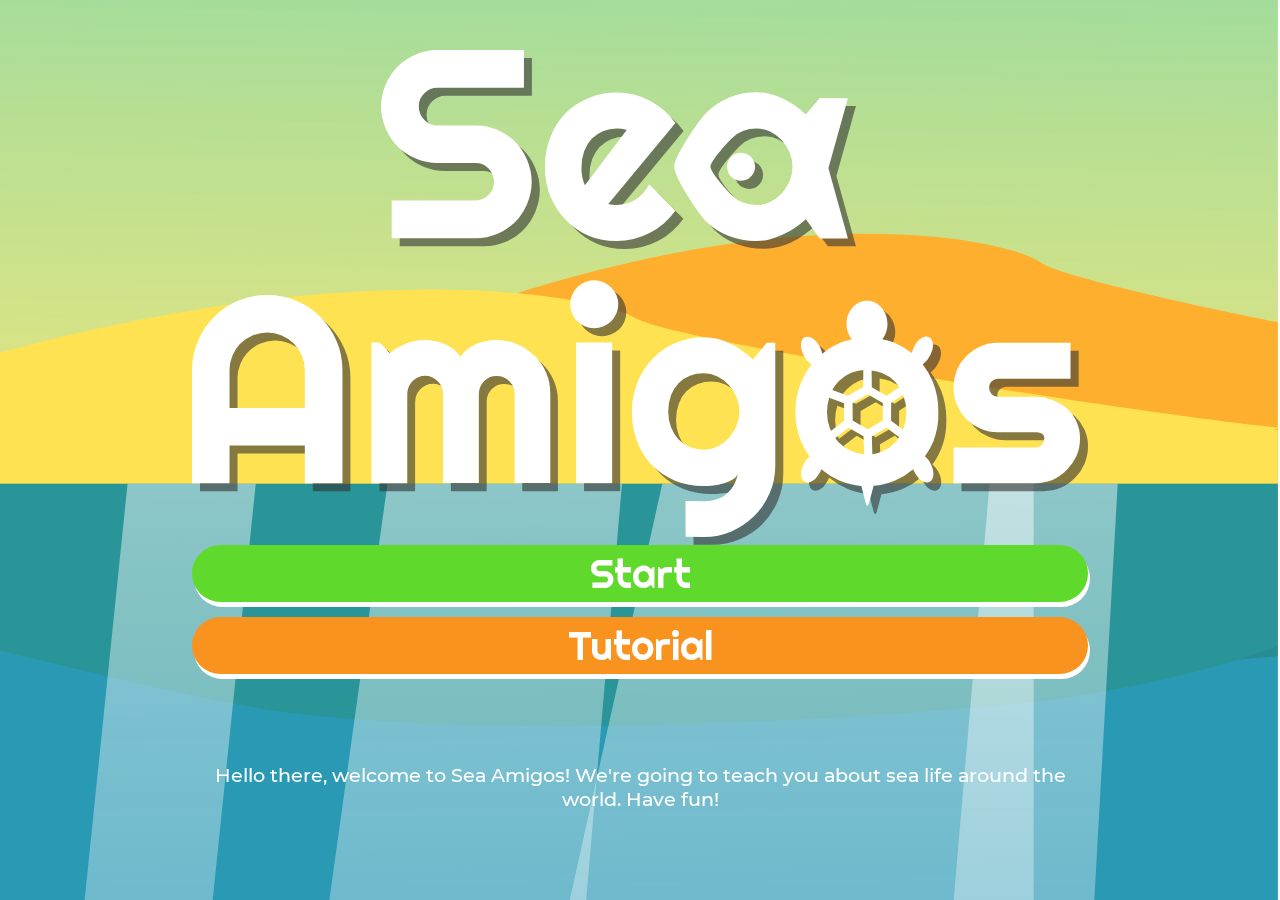
<file: index.html>
<!DOCTYPE html>
<html>
    <head>
        <meta charset="UTF-8">
        <meta name="viewport" content="width = device-width, initial-scale = 1.0">
        <meta http-equiv="X-UA-Compatible" content = "ie=edge">
        <title>Sea Amigos | Welcome </title>
        <link href="css/home.css" rel="stylesheet"/>
    </head>

    <body>
      <!--      Homepage       -->
        <div class="homepage">
           <div class="homepage-container">
                <img class="logo" src="img/logo.svg" alt="Sea Amigos Logo"/>
                <div class="homepage-buttons-container">
                <button  id="button-start" onclick="toMap()">Start</button>
                <button  id="button-tutorial" onclick="toTutorial()">Tutorial</button>
                </div>
               <div class="homepage-des">
                Hello there, welcome to Sea Amigos! We're going to teach you about sea life around the world. Have fun!
               </div>
          </div>
        </div>


        <!--     Menu    -->
        <img class="back-button" src="img/back-button.svg" onclick="toLast()"/>
        <img class="hbg-menu" onclick="expMenu()" src="img/hbg-menu.svg" alt="menu">
        <div class="hbg-menu-list">
            <div class="hbg-menu-item" onclick="toHome()">Home</div>
            <div class="hbg-menu-item" onclick="toLnO('NA')">North America</div>
            <div class="hbg-menu-item" onclick="toLnO('NP')">North Pole</div>
            <div class="hbg-menu-item" onclick="toLnO('Amzn')">Amazon / SE Asia</div>
            <div class="hbg-menu-item" onclick="toLnO('Ant')">Antarctica</div>
            <div class="hbg-menu-item" onclick="toTutorial()">Tutorial</div>
            <div class="closemenu"><img src="img/hbg-menu-back.svg" onclick="closeMenu()" /></div>
        </div>



        <!--    Map page        -->
        <div class="map-page">
            <div class="map-container">
                <img src="img/map-map.svg" alt="world map" class="map"/>

                <div class="map-button-container">
                    <button id="north-america-button" onclick="toLnO('NA')">North America</button>
                    <button id="north-pole-button" onclick="toLnO('NP')">North Pole</button>
                    <button id="amazon-button" onclick="toLnO('Amzn')">Amazon/ SE Asia</button>
                    <button id="antarctica-button" onclick="toLnO('Ant')">Antarctica</button>
                </div>
            </div>
        </div>

        
        
        <!--   Land and Ocean Page   -->
        <div class="L-n-O-page">
          <div class="L-n-O-pagewrap">
            <img class="sun" src="img/northamerica/Amazon-sun.svg" alt="sun" />
            <!-- land and ocean buttons -->
            <img class="LnO-button" id="land" src="img/northamerica/land-button.svg" alt="land button" onclick="goLand()"/>
            <img class="LnO-button" id="ocean" src="img/northamerica/ocean-button.svg" alt="ocean button" onclick="goOcean()"/>
            <!-- clouds -->
            <img class="cloud cloud-right" src="img/northamerica/Cloud.svg" alt="cloud"/>
            <img class="cloud cloud-middle" src="img/northamerica/Cloud.svg" alt="cloud"/>
            <img class="cloud cloud-left" src="img/northamerica/Cloud.svg" alt="cloud"/>


            <!-- land animals -->
            <div class="land-animals">
              <div class="animal1">
                <img src="img/northamerica/otter-silouette.svg" alt="beaver" onclick="toAnimal(1)" />
                <button class="ppbut" onclick="toAnimal(1)" type="button">Predator</button>
              </div>
              <div class="animal2">
                <img src="img/northamerica/beaver-silouette.svg" alt="beaver" onclick="toAnimal(2)"/>
                <button class="ppbut" onclick="toAnimal(2)">Prey</button>
              </div>
            </div>

            <!-- ocean animals -->
            <div class="ocean-animals">
              <div class="animal3">
                <button class="ppbut" onclick="toAnimal(3)">Prey</button>
                <img  src="img/northamerica/jellyfish-silouette.svg" alt="jelly fish" onclick="toAnimal(3)"/>
              </div>
              <div class="animal4">
               <button class="ppbut" onclick="toAnimal(4)">Predator</button>
               <img src="img/northamerica/orca-silouette.svg" alt="orca" onclick="toAnimal(4)"/>

              </div>

            </div>
          </div>
        </div>


        <!--    Animal Page ------->
    <div id="animal-page"> 
        <div id="speechbubble"> </div>
        <img src="img/northamerica/animal-page/Otter.svg" id="animal"> 
        <div class="food">
          <div class="foodMenu">
            <div class="foodItem"> 
                <img src="img/northamerica/animal-page/Fish.svg" id="fish" onclick="foodres(this.id)">
                <p>Fish</p>
            </div>
            <div class="foodItem"> 
                <img src="img/northamerica/animal-page/Fruit.svg" id="fruit" onclick="foodres(this.id)">
                <p>Fruit</p>
            </div>
            <div class="foodItem"> 
                <img src="img/northamerica/animal-page/Seaweed.svg" id="seaweed" onclick="foodres(this.id)">
                <p>Seaweed</p>
            </div>
            <div class="foodItem"> 
                <img src="img/northamerica/animal-page/Plankton.svg" id="plankton" onclick="foodres(this.id)">
                <p>Krill</p>
            </div>
          </div>
        </div>
            
        <div class="buttons"> 
            <div class="animal-button">
                 <img src="img/amazon/TalkDefault_AZ.svg" id="talkButton" ontouchstart="talk1()" ontouchend="talk2()">
                 <p> Talk </p> 
            </div>
            <div class="animal-button"> 
                <img src="img/northamerica/animal-page/FeedDefault_NA.svg" id="feedButton" onclick="feed()"> 
                <p> Eat </p>
            </div>
            <div class="animal-button"> 
                <img src="img/northamerica/animal-page/QuizDefault_NA.svg" id="quizButton" onclick="openPopup()"/>             
                <p> Quiz </p>
            </div>
        </div>
        
        <div class="quiz-popup">
            <p>Are you sure you are ready for the quiz?</p>
            <button onclick="closePopup()">No</button>
            <button onclick="toQuiz()">Yes</button>
        </div>
    </div>
        
        
        <!--  Quiz Page   -->
    <div class="quiz-page">
        <div class="result">
            <button class="end-quiz"  onclick="endQuiz()">Explore other animals</button>
            
        </div>
        <div class="quiz-wrap">
            <img class="quiz-animal" src="img/northamerica/Otter.svg" />
            <div class="quiz-area">
                <div class="quiz-q">What do otters like to eat?</div>
                <div class="quiz-a">
                    <div class="quiz-but1" onclick="checka(1)"></div>
                    <div class="quiz-but2" onclick="checka(2)"></div>
                    <div class="quiz-but3" onclick="checka(3)"></div>
                    <div class="quiz-but4" onclick="checka(4)"></div>
                </div>
            </div>
        </div>  
    </div>
        
    
        
        
        
        <script src="js/home.js"></script>
    </body>
</html>
</file>
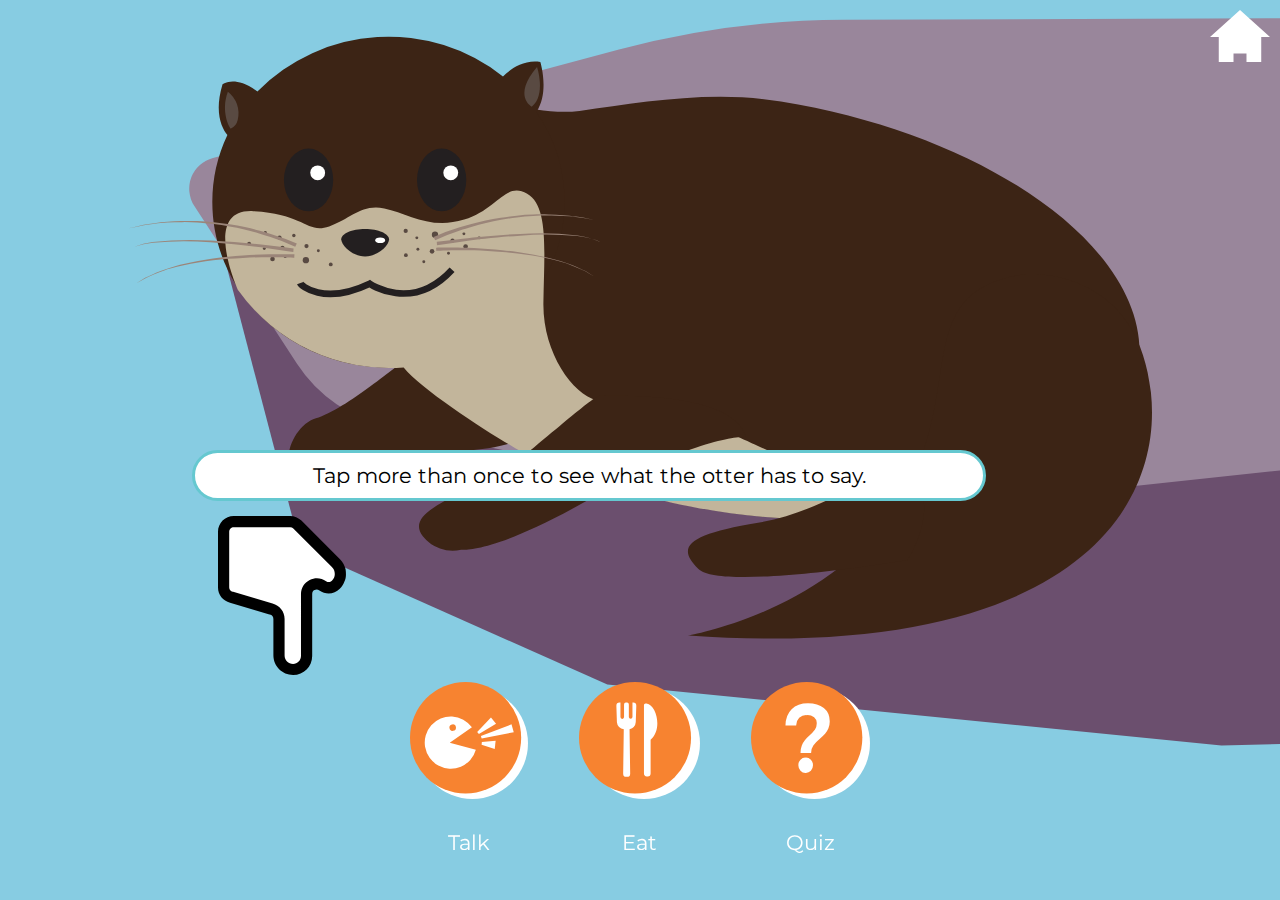
<file: ATutorial/otter.html>
<!DOCTYPE html>
<html>
    <head>
        <meta charset="UTF-8">
        <meta name="viewport" content="width = device-width, initial-scale = 1.0">
        <meta http-equiv="X-UA-Compatible" content = "ie=edge">
        <link rel="stylesheet" type="text/css" href="otter.css">
        <title> Otter </title>
    </head>
    
    <body>
        <div id="app"> 
         <img id="homebut" src="images/homebut.svg" onclick="goHome()"/>
         <img id="finger" src="images/Finger.svg"/>
            <div id="speechbubble"> </div>
            <div class="otter">
                <img src="../img/northamerica/Otter.svg" id="otter"> 
            </div> 
        <div class="food">
            <div class="foodMenu">
            <div class="foodItem"> 
            <img src="Otter_SVGs/Fish.svg" id="fish">
            <p>Fish</p>
            </div>
            <div class="foodItem"> 
            <img src="Otter_SVGs/Fruit.svg" id="fruit">
            <p>Fruit</p>
            </div>
            <div class="foodItem"> 
            <img src="Otter_SVGs/Seaweed.svg" id="seaweed">
            <p>Seaweed</p>
            </div>
            <div class="foodItem"> 
            <img src="Otter_SVGs/Plankton.svg" id="plankton">
            <p>Krill</p>
            </div>
            </div>
        </div>
        <div class="buttons"> 
            <div id="button">
                 <img src="Otter_SVGs/TalkDefault_NA.svg" id="talkButton">
                 <p> Talk </p> 
                  </div>
           <div id="button"> 
            <img src="Otter_SVGs/FeedDefault_NA.svg" id="feedButton"> 
            <p> Eat </p>
            </div>
            <div id="button"> 
            <img src="../img/northamerica/animal-page/QuizSelected_NA.svg" id="quizButton" onclick="goQuiz()">             
                <p> Quiz </p>
            </div>
        </div>
       
        </div>
        
        
        <div id="teachbox">Tap more than once to see what the otter has to say.</div>
        
        <script src="otter.js"> </script>
    </body>
</html>
</file>
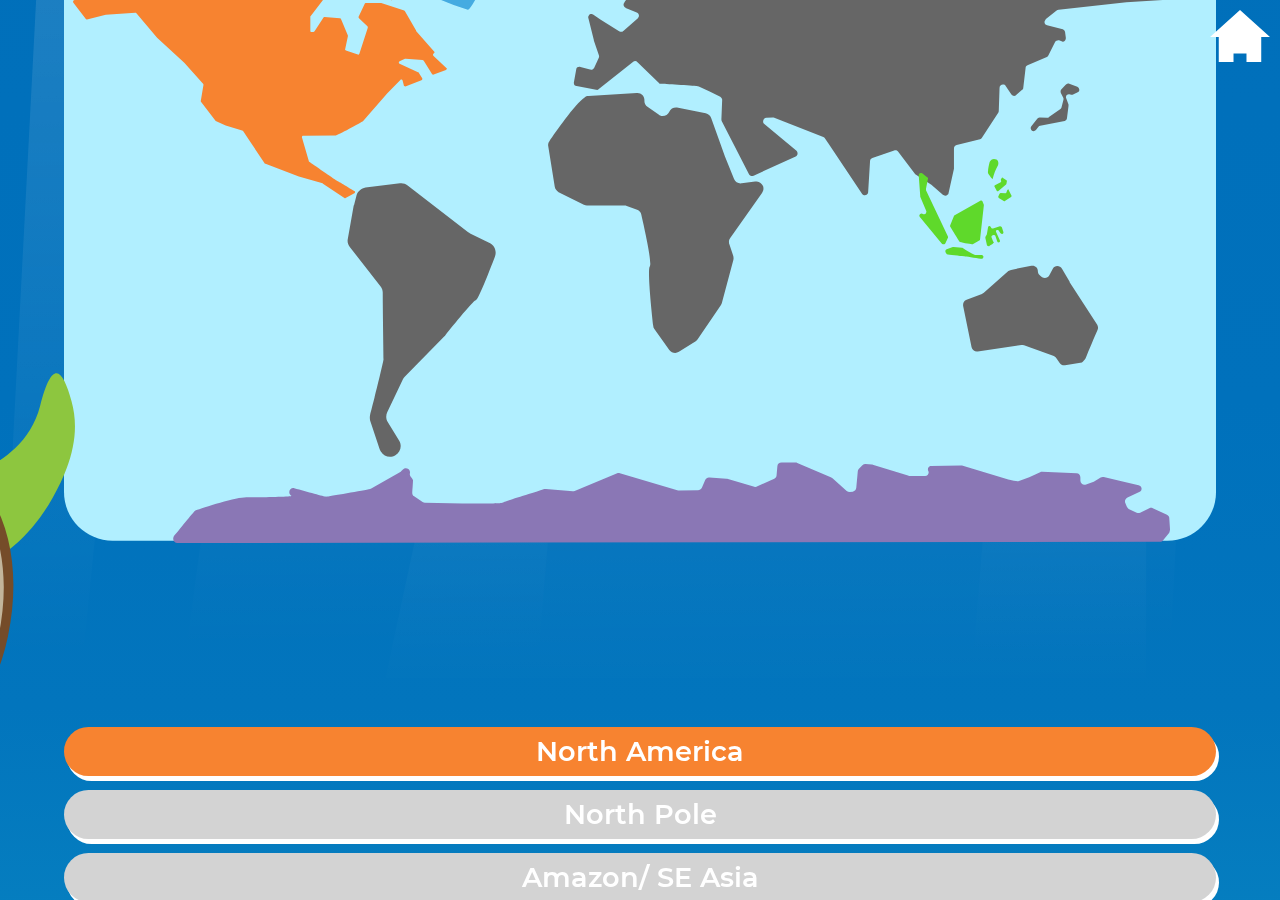
<file: ATutorial/tutorial-map.html>
<!DOCTYPE html>
<html>
    <head>
        <meta charset="UTF-8">
        <meta name="viewport" content="width = device-width, initial-scale = 1.0">
        <meta http-equiv="X-UA-Compatible" content = "ie=edge">
        <title>Sea Amigos | Map </title>
        <link href="../css/home.css" rel="stylesheet" />
        <link href="tutorial-welcome.css" rel="stylesheet"/>
    </head>
    
    <body>
        <div class="app tutorialmap" >
            <img id="homebut" src="images/homebut.svg" onclick="goHome()"/>
            <div class="map-container">
                <img src="../img/map-map.svg" alt="world map" class="map"/>
                <img src="images/speedy.svg" class="turtle-map" alt="speedy"/>
                <div class="talkbox-map">
           This is the world map. Let's click on North America to see the animals there.
        </div> 
                <div class="map-button-container">
                    <button id="north-america-button" onclick="toNATutorial()">North America</button>
                    <button style="background-color: lightgrey" id="north-pole-button">North Pole</button>
                    <button style="background-color: lightgrey" id="amazon-button">Amazon/ SE Asia</button>
                    <button style="background-color: lightgrey" id="antarctica-button">Antarctica</button>
                </div>
            </div>
        
        </div>
        
    <script src="tutorial.js"></script>    
    </body>
</html>
</file>
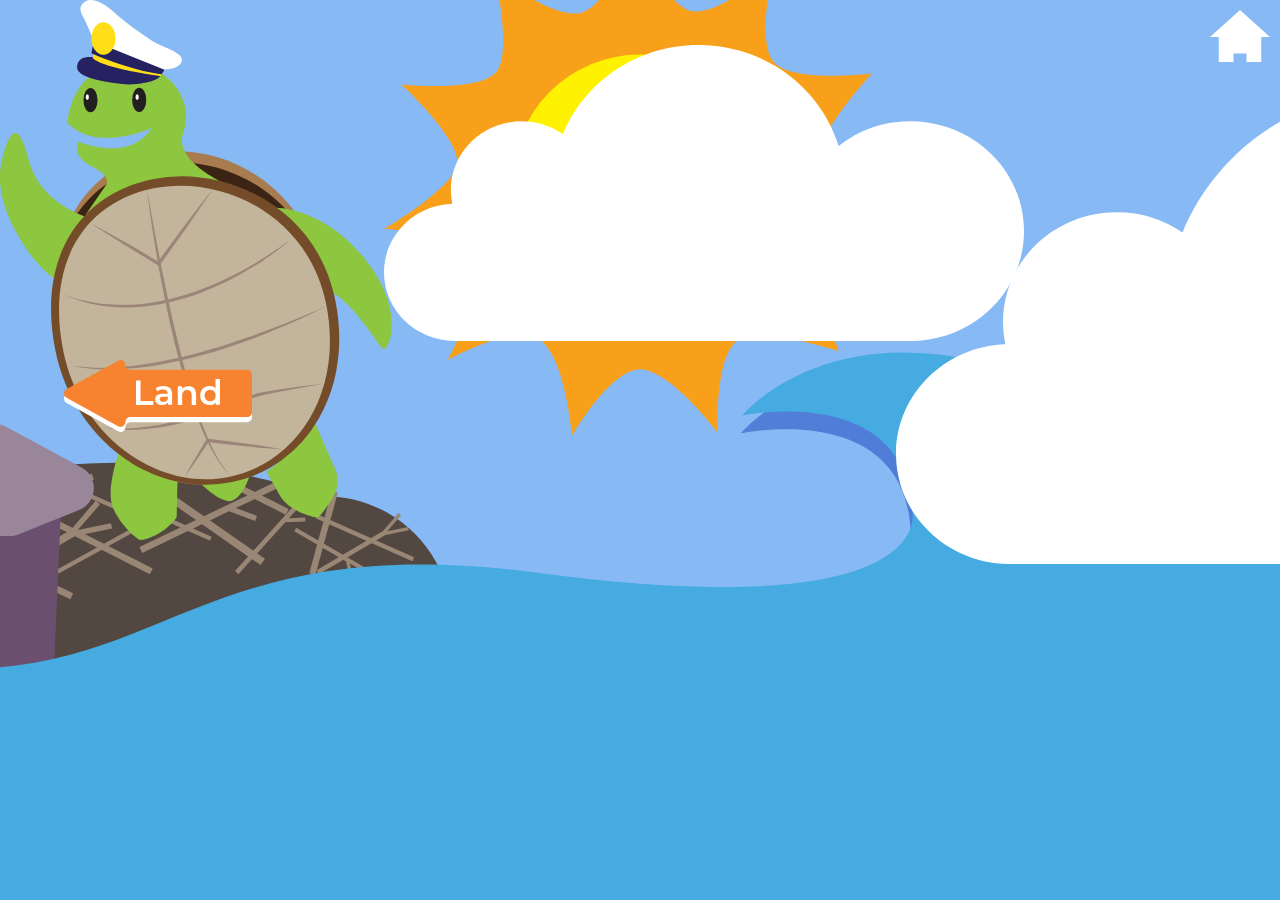
<file: ATutorial/tutorial-northamerica.html>
<!DOCTYPE html>
<html>
    <head>
        <meta charset="UTF-8">
        <meta name="viewport" content="width = device-width, initial-scale = 1.0">
        <meta http-equiv="X-UA-Compatible" content = "ie=edge">
        <title> Sea Amigos | North America </title>
        <link href="../css/home.css" rel="stylesheet"/>
        <link href="tutorial-welcome.css" rel="stylesheet"/>
    </head>
    
    <body>
        <div class="tutorial-NA">
            <img id="homebut" src="images/homebut.svg" onclick="goHome()"/>
            <img class="sun" src="../img/northamerica/Amazon-sun.svg" alt="sun" />
           
            <img class="LnO-button" id="land" src="../img/northamerica/land-button.svg" alt="land button" onclick="goLand(); moveToRight();" style="top: 40%"/>
<!--            <img class="LnO-button" id="ocean" src="../img/northamerica/ocean-button.svg" alt="ocean button"/>-->
           
            <!-- clouds -->
            <img class="cloud cloud-right" src="../img/northamerica/Cloud.svg" alt="cloud"/>
            <img class="cloud cloud-middle" src="../img/northamerica/Cloud.svg" alt="cloud"/>
            <img class="cloud cloud-left" src="../img/northamerica/Cloud.svg" alt="cloud"/>
            
            <img class="turtle-NA" src="images/speedy.svg">
            <div class="talkbox-NA">Let's find the Otter (Predator) on the land.</div>
            
            
            
           <div class="land-animals">
              <div class="animal1">
                <img src="../img/northamerica/otter-silouette.svg" alt="beaver" onclick="toAni1()" />
                <button onclick="toAni1()" type="button">Predator</button>
              </div>
              <div class="animal2">
                <img src="../img/northamerica/beaver-silouette.svg" alt="beaver" />
                <button>Prey</button>
              </div>
            </div>

            <!-- ocean animals -->
            <div class="ocean-animals">
              <div class="animal3">
                <button>Prey</button>
                <img  src="../img/northamerica/jellyfish-silouette.svg" alt="jelly fish"/>
              </div>
              <div class="animal4">
               <button>Predator</button>
               <img src="../img/northamerica/orca-silouette.svg" alt="orca"/>

              </div>

            </div>
               
            </div>
        
        
        
        <script src="tutorial.js"></script>
    </body>
</html>
</file>
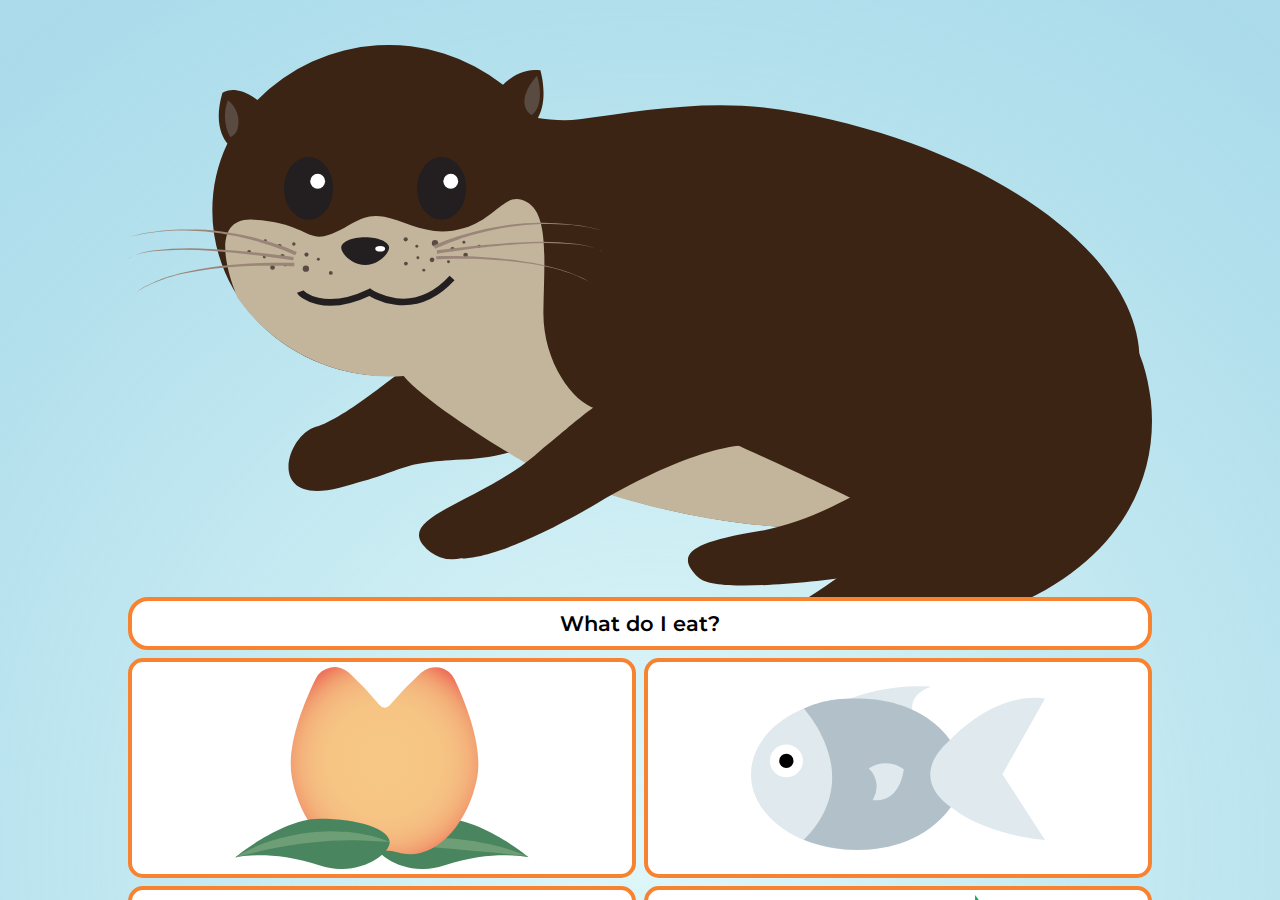
<file: ATutorial/tutorial-quiz.html>
<!DOCTYPE html>
<html lang="en">
<head>
    <meta charset="utf-8"/>
     <meta name="viewport" content="width = device-width, initial-scale = 1.0">
        <meta http-equiv="X-UA-Compatible" content = "ie=edge">
    <title>Quiz</title>
    <link href="otter.css" rel="stylesheet"/>
</head>

<body>
    <div class="quiz-page">
            <div class="result">
                <button class="end-quiz" onclick="toHome()">Go Explore</button>

            </div>
            <div class="quiz-wrap">
                <img class="quiz-animal" src="../img/northamerica/Otter.svg" />
                <div class="quiz-area">
                    <div class="quiz-q">What do otters like to eat?</div>
                    <div class="quiz-a">
                        <div class="quiz-but1" onclick="checka(1)"></div>
                        <div class="quiz-but2" onclick="checka(2)"></div>
                        <div class="quiz-but3" onclick="checka(3)"></div>
                        <div class="quiz-but4" onclick="checka(4)"></div>
                    </div>
                </div>
            </div>  
    </div>
<script src="tutorial-quiz.js"></script>
 </body>   
</html>
</file>
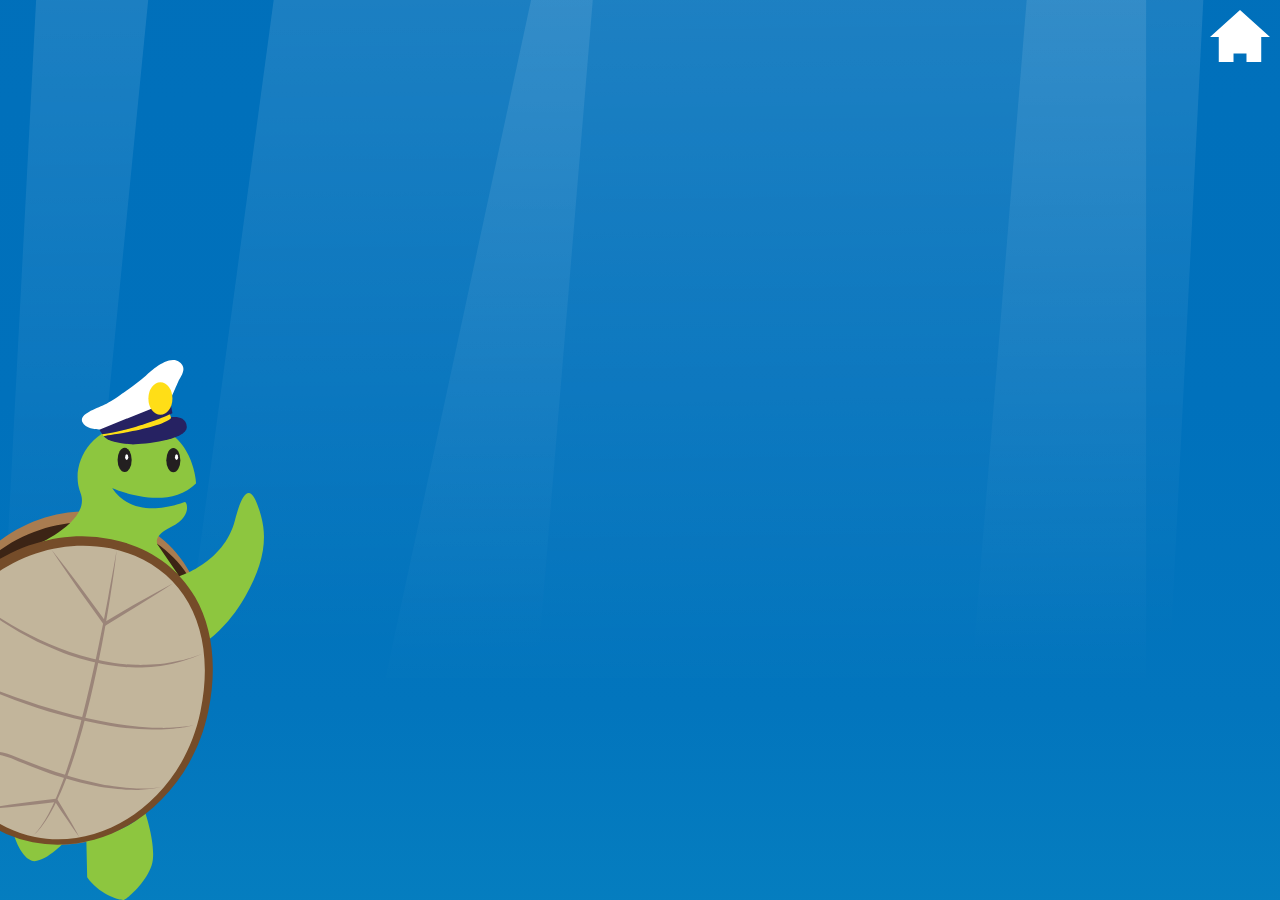
<file: ATutorial/tutorial-welcome.html>
<!DOCTYPE html>
<html>
    <head>
        <meta charset="UTF-8">
        <meta name="viewport" content="width = device-width, initial-scale = 1.0">
        <meta http-equiv="X-UA-Compatible" content = "ie=edge">
        <title> Sea Amigos | Tutorial </title>
        <link href="tutorial-welcome.css" rel="stylesheet"/>
    </head>
    
    <body>
       <div class="app">
           <img id="homebut" src="images/homebut.svg" onclick="goHome()"/>
        <div class="talkbox">
           Hi! I'm Speedy the Turtle. Welcome to Sea Amigos. Let's go explore!
            <button onclick="explore()">Explore!</button>
        </div> 
        <img class="turtle" src="images/speedy.svg" alt="speedy the turtle"/>
        
       </div> 
        
        <script src="tutorial.js"></script>
    </body>
</html>
</file>
<file: css/home.css>
@font-face {
    font-family: 'Montserrat Medium';
    src: url(../fonts/Montserrat/Montserrat-Medium.ttf);
}

@font-face {
    font-family: 'Montserrat Semi-Bold';
    src: url(../fonts/Montserrat/Montserrat-SemiBold.ttf);
}

@font-face {
    font-family: 'Righteous';
    src: url(../fonts/Righteous/Righteous-Regular.ttf);
}

@-webkit-keyframes rotate {
  from {-webkit-transform: rotate(0deg);transform: rotate(0deg);}
  to {-webkit-transform: rotate(360deg);transform: rotate(360deg);}
}

@keyframes rotate {
  from {-webkit-transform: rotate(0deg);transform: rotate(0deg);}
  to {-webkit-transform: rotate(360deg);transform: rotate(360deg);}
}

@-webkit-keyframes cloud-anima {
    0% {-webkit-transform: translate(0px, 0px);transform: translate(0px, 0px);}
    50% {-webkit-transform: translate(20px, 0px);transform: translate(20px, 0px);}
    100% {-webkit-transform: translate(0px, 0px);transform: translate(0px, 0px);}

}

@keyframes cloud-anima {
    0% {-webkit-transform: translate(0px, 0px);transform: translate(0px, 0px);}
    50% {-webkit-transform: translate(20px, 0px);transform: translate(20px, 0px);}
    100% {-webkit-transform: translate(0px, 0px);transform: translate(0px, 0px);}

}


body {
    margin:0px;
    padding: 0px;
}

/* ------- HOMEPAGE -------- z-index 0 */
.homepage {
    z-index: 0;
    width:100vw;
    height:100vh;
    top:0px;
    left:0px;
    background-image: url(../img/home-background.svg);
    background-repeat: no-repeat;
    position: fixed;
    background-size: cover;
    background-position: center;
    display:-webkit-box;
    display:-ms-flexbox;
    display:flex;
    -webkit-box-pack: center;
        -ms-flex-pack: center;
            justify-content: center;
    -webkit-box-align: center;
        -ms-flex-align: center;
            align-items: center;
    -webkit-transition: left 0.5s;
    transition: left 0.5s;
}

.homepage-container {
    width: 70%;
    height: 80vh;
    -webkit-box-orient: vertical;
    -webkit-box-direction: normal;
        -ms-flex-direction: column;
            flex-direction: column;
    display:-webkit-box;
    display:-ms-flexbox;
    display:flex;
    -webkit-transform: translate(0px, -40px);
            transform: translate(0px, -40px);
}

.logo {
    width: 100%;
    display: block;
    -webkit-box-flex: 2;
        -ms-flex: 2;
            flex: 2;
}

.homepage-buttons-container {
    -webkit-box-flex: 1;
        -ms-flex: 1;
            flex: 1;
    width: 100%;
}

.homepage-buttons-container button {
    display: block;
    width: 100%;
    color: white;
    font-family: 'Righteous';
    font-size: 2.5em;
    padding: 3px 0px;
    border-radius: 30px;
    -webkit-box-shadow: 2px 5px 0px white;
            box-shadow: 2px 5px 0px white;
    border: none;
}

#button-start {
    background-color: #5FD92B;
    margin-bottom: 15px;
}

#button-tutorial {
    background-color: #F7931E;
}

.homepage-des {
    -webkit-box-flex: 1;
        -ms-flex: 1;
            flex: 1;
    font-family: 'Montserrat Medium';
    font-size: 1.2em;
    color: rgb(60,60,60);
    text-align: center;
    color: white;
    margin-top: 10%;
}


/*-----Menu-----*/
.back-button {
    z-index: 31;
    position: fixed;
    width: 23px;
    height: auto;
    top: 10px;
    left: 13px;
    display: none;
}

.hbg-menu {
    z-index: 30;
    position: fixed;
    width: 50px;
    height: auto;
    right: 15px;
    top: 15px;
    display: none;
}

.hbg-menu-list {
    z-index: 31;
    position: fixed;
    width: 100vw;
    top: -100vh;
    -webkit-transition: top 0.5s;
    transition: top 0.5s;
    background-color: rgba(30,30,30,0.8);
}

.closemenu {
    width: 80px;
    margin: 0 auto ;
    display: block;
    padding: 15px;
}

.hbg-menu-item {
    text-align: center;
    font-size: 1.7em;
    font-family: 'Montserrat Medium';
    color: white;
    padding: 15px 10px;
/*    border-bottom: 2px solid white;*/
}




/* ------ MAP PAGE -------z-index 1-5*/

.map-page, .tutorialmap,.map-button-container {
    display: -webkit-box;
    display: -ms-flexbox;
    display: flex;
    -webkit-box-orient: vertical;
    -webkit-box-direction: normal;
        -ms-flex-direction: column;
            flex-direction: column;
    -webkit-box-align: center;
        -ms-flex-align: center;
            align-items: center;
    -webkit-box-pack: center;
        -ms-flex-pack: center;
            justify-content: center;
}


.map-page, .tutorialmap {
  z-index: 1;
    width: 100vw;
    height: 100vh;
    position: fixed;
    top: 0px;
    left: 100%;
    background-image: url(../img/map-bg.svg);
    background-position: center;
    background-repeat: no-repeat;
    background-size: cover;
    -webkit-transition: left 0.5s;
    transition: left 0.5s;
}


.map-container {
    width: 90%;
    -webkit-transform: translate(0px, -20px);
            transform: translate(0px, -20px);
}

.map {
    margin-bottom: 15%;
    z-index: 1;
}

.map-button-container button {
    z-index: 3;
    width: 100%;
    text-align: center;
    font-family: 'Montserrat Semi-Bold';
    font-size: 1.7em;
    color: white;
    padding: 8px;
    margin: 7px 0px;
    border: none;
    border-radius: 30px;
    -webkit-box-shadow: 3px 5px 0px white;
            box-shadow: 3px 5px 0px white;
}

#north-america-button {
    background-color: #F78330 ;
}

#north-pole-button {
    background-color: #45ABE1;
}

#amazon-button {
    background-color: #5FD92B;
}

#antarctica-button {
    background-color: #8A77B5;
}


/* ------- Land and Ocean Page ------------- z-index 5-10 */
.L-n-O-page {
  z-index: 5;
  width:100vw;
  height: 100vh;
  position: fixed;
  left: 100%;
  top: 0px;
  -webkit-transition: left 0.5s;
  transition: left 0.5s;
  overflow: hidden;
}

.L-n-O-pagewrap, .tutorial-NA {
    width: 100%;
    height: 100%;
    position: absolute;
    left: 0px;
    top: 0px;
    background-image: url(../img/northamerica/NA-bg.svg);
    background-repeat: no-repeat;
    background-size: auto 115%;
    background-position: center;
    -webkit-transition: background-position 1s;
    transition: background-position 1s;
    overflow: hidden;
}

.cloud{
    position:absolute;
    -webkit-animation: cloud-anima 3s infinite;
            animation: cloud-anima 3s infinite;
    z-index: 10;
    -webkit-transition: left 1s;
    transition: left 1s;
}

.cloud-right {
    width: 80%;
    top: 10%;
    left: 70%;
}

.cloud-middle {
    width:50%;
    top: 5%;
    left: 30%;
}

.cloud-left {
    width:80%;
    top: 5%;
    left: -100%;
}

.sun {
    width: 40%;
    position: absolute;
    top: -8%;
    left:30%;
    -webkit-animation: rotate 5s infinite;
            animation: rotate 5s infinite;
    -webkit-animation-timing-function: linear;
            animation-timing-function: linear;
    -webkit-transition: left 1s;
    transition: left 1s;
}

.LnO-button {
    height: 8%;
    width: auto;
    position: absolute;
    z-index: 6;
}

#land {
    z-index:11;
    left: 5%;
    top: 20%;
    opacity: 1;
    -webkit-transition: opacity 0.5s;
    transition: opacity 0.5s;
}

#ocean {
    z-index:11;
    right: 5%;
    top: 20%;
    opacity: 1;
    -webkit-transition: opacity 0.5s;
    transition: opacity 0.5s;
}

.land-animals button, .ocean-animals button {
    font-size: 1.5em;
    font-family: 'Montserrat Semi-Bold';
    background-color: #F78330;
    color: white;
    padding: 7px 20px;
    border-radius: 30px;
    -webkit-box-shadow: 4px 4px 0px white;
            box-shadow: 4px 4px 0px white;
    margin-bottom: 10px;
    border: none;
}

.land-animals, .ocean-animals {
    z-index: 6;
    width: 80%;
    display:-webkit-box;
    display:-ms-flexbox;
    display:flex;
    -webkit-box-orient: horizontal;
    -webkit-box-direction: normal;
        -ms-flex-direction: row;
            flex-direction: row;
    -ms-flex-pack:distribute;
        justify-content:space-around;
    position: absolute;
    left: 10%;
}

.land-animals {
    top: 38%;
    -webkit-box-align: end;
        -ms-flex-align: end;
            align-items: flex-end;
    -webkit-transition: left 1s;
    transition: left 1s;
    left: -100%;
}

.ocean-animals {
    top: 50%;
    -webkit-box-align: start;
        -ms-flex-align: start;
            align-items: flex-start;
    -webkit-transition: left 1s;
    transition: left 1s;
    left: 150%;
}


.animal1, .animal2, .animal3, .animal4 {
/*
       display: -webkit-box;
       display: -ms-flexbox;
       display: flex;
    -webkit-box-orient: vertical;
    -webkit-box-direction: normal;
        -ms-flex-direction: column;
            flex-direction: column;
    -webkit-box-pack: center;
        -ms-flex-pack: center;
            justify-content: center;
    -webkit-box-align: center;
        -ms-flex-align: center;
            align-items: center;
*/
    text-align: center;
}

.animal1 {
    width:50%;
}

.animal2 {
    width: 50%;
    padding-left: 20%;
}

.animal3 {
    width: 50%;
/*
    display: -webkit-box;
    display: -ms-flexbox;
    display: flex;
    -webkit-box-orient: vertical;
    -webkit-box-direction: normal;
        -ms-flex-direction: column;
            flex-direction: column;
    -webkit-box-pack: center;
        -ms-flex-pack: center;
            justify-content: center;
    -webkit-box-align: center;
        -ms-flex-align: center;
            align-items: center;
*/
}

.animal4 {
    width: 50%;
}


/*----------  Aniaml Page ---------- zindex 10+*/
#animal-page {
    height: 100vh;
    width: 100vw;
    top: 0px;
    left: 100%;
    position: fixed;
    background-image: url(../img/northamerica/animal-page/OtterHabitat.svg);
    background-size: 118% auto;
    background-position: center;
    background-repeat: no-repeat;
    z-index: 9;
    display: -webkit-box;
    display: -ms-flexbox;
    display: flex;
   -webkit-transition: left 0.5s;
   transition: left 0.5s;
}

#speechbubble {
    z-index: 50;
    background-color: white;
    border: #F78330 solid 3px;
    border-radius: 30px;
    width: 90%;
    margin-left: 2%;
    margin-top: 60px;
    position: absolute;
    display: none;
    -webkit-box-align: center;
        -ms-flex-align: center;
            align-items: center;
    -webkit-box-pack: center;
        -ms-flex-pack: center;
            justify-content: center;
    text-align: center;
    padding: 10px 10px 10px 10px;
    font-size: 14pt;
    overflow: auto;
    font-family: 'Montserrat Medium';
}

#animal {
    height: auto;
    width: 75%;
    position: absolute;
    left: 10%;
    top: 25%;
}


.food {
    width: 100%;
    height: auto;
    display: none;
    position: fixed;
    top: 55%;
    left: 6%;
    z-index: 15;
}

.foodMenu {
    background-color: white;
    border: #F78330 solid 3px;
    border-radius: 500px;
    display: -webkit-box;
    display: -ms-flexbox;
    display: flex;
    max-width: 80%;
    position: absolute;
    -ms-flex-line-pack: end;
        align-content: flex-end;
    -webkit-box-pack: center;
        -ms-flex-pack: center;
            justify-content: center;
    padding-left: 20px;
    padding-right: 20px;
}

.foodItem {
    text-align: center;
}

.foodItem > img {
    z-index: 15;
    height: 7vh;
    padding: 20px 10px 14px 10px;
    margin: -10px;
}

.foodItem p {
    font-family: 'Montserrat Medium';
    margin: 0px 0px 8px 0px;

}

.buttons {
    z-index: 8;
    display: -webkit-box;
    display: -ms-flexbox;
    display: flex;
    position: absolute;
    top:70%;
    -webkit-box-pack: center;
        -ms-flex-pack: center;
            justify-content: center;
    -webkit-box-align: end;
        -ms-flex-align: end;
            align-items: flex-end;
    height: auto;
    width: 100%;
}

.animal-button > img {
    padding: 2vw;
    -webkit-box-orient: horizontal;
    -webkit-box-direction: normal;
        -ms-flex-direction: row;
            flex-direction: row;
    height: 13vh;
    bottom: 100px;
}

.animal-button > p {
    color: white;
    font-size: 16pt;
    display: -webkit-box;
    display: -ms-flexbox;
    display: flex;
    -webkit-box-pack: center;
        -ms-flex-pack: center;
            justify-content: center;
    -webkit-box-align: end;
        -ms-flex-align: end;
            align-items: flex-end;
    height: 100%;
    width: 100%;
    margin: -10px;
    margin-left: 2px;

    font-family: 'Montserrat Medium';
}
/*---- pop up -----*/
.quiz-popup {
    z-index: 20;
    background-color: white;
    position: absolute;
    width: 80%;
    left: 10%;
    top: 30%;
    border-radius: 25px;
    text-align: center;
    font-family: 'Montserrat Medium';
    font-size: 1.3em;
    display: none;
}

.quiz-popup p {
    margin: 20px 15px 0px 15px;
}

.quiz-popup button {
    font-size: 1.3em;
    padding: 5px 20px;
    margin: 10px 5px;
    font-family: 'Montserrat Medium';
    border-radius: 30px;
    border:none;
    color: white;
    background-color: darkgrey;
}

.quiz-popup button:nth-child(3){
    background-color: #5FD92B;
}



/* ------ Quiz Page ---------*/
.quiz-page {
    z-index: 13;
    width: 100vw;
    height: 100vh;
    position: fixed;
    left: 100%;
    top: 0px;
    font-family: 'Montserrat Medium';
    font-size: 1.3em;
/*    background-color: orange;*/
    -webkit-transition: left 0.5s;
    transition: left 0.5s;
    background-size: cover;
    background-repeat: no-repeat;
}

.quiz-wrap {
    position: absolute;
    left: 10%;
    top: 5%;
    width: 80%;
    height: 90%;
    display: -webkit-box;
    display: -ms-flexbox;
    display: flex;
    -webkit-box-orient: vertical;
    -webkit-box-direction: normal;
        -ms-flex-direction: column;
            flex-direction: column;
    -webkit-box-align: center;
        -ms-flex-align: center;
            align-items: center;
}

.result {
    position: absolute;
    left: 0px;
    top: 0px;
    width: 100%;
    height: 100%;
    background-position: center;
    z-index:2;
    background-repeat: no-repeat;
    background-size: 102% auto;
    display: none;
}

.end-quiz {
    background-color: white;
    color: lightseagreen;
    font-family: 'Montserrat Medium';
    font-size: 1.2em;
    position: absolute;
    width: 70%;
    border-radius: 30px;
    padding: 10px;
    left: calc(15% - 2px);
    bottom: 70px;
    border: none;
    min-height: 70px;
}

.quiz-animal{
    -webkit-box-flex: 1;
        -ms-flex: 1;
            flex: 1;
    width: 100%;
}

.quiz-area {
    -webkit-box-flex: 1;
        -ms-flex: 1;
            flex: 1;
    width: 100%;
    display: -webkit-box;
    display: -ms-flexbox;
    display: flex;
    -webkit-box-orient: vertical;
    -webkit-box-direction: normal;
        -ms-flex-direction: column;
            flex-direction: column;
    -webkit-transform: translate(0px, -50px);
            transform: translate(0px, -50px);
}

.quiz-q {
    -webkit-box-flex: 1;
        -ms-flex: 1;
            flex: 1;
    background-color: white;
    margin-bottom: 8px;
    border-radius: 20px;
    border: 4px solid #F78330;
    min-height: 50px;
    padding: 10px;
    display: -webkit-box;
    display: -ms-flexbox;
    display: flex;
    -webkit-box-pack: center;
        -ms-flex-pack: center;
            justify-content: center;
    -webkit-box-align: center;
        -ms-flex-align: center;
            align-items: center;
    text-align: center;
}

.quiz-a > div {
    border: 4px solid #F78330;
    background-color: white;
    border-radius: 15px;
    display: -webkit-box;
    display: -ms-flexbox;
    display: flex;
    -webkit-box-pack: center;
        -ms-flex-pack: center;
            justify-content: center;
    -webkit-box-align: center;
        -ms-flex-align: center;
            align-items: center;
    padding: 5px;
    text-align: center;
    background-position: center;
    background-repeat: no-repeat;
}

.quiz-a div img {
    width: 60%;
}

.quiz-a {
    -webkit-box-flex: 4;
        -ms-flex: 4;
            flex: 4;
    display: grid;
    grid-template-columns: 1fr 1fr;
    grid-column-gap: 8px;
    grid-row-gap: 8px;
}


@media (min-width: 768px) and (max-width: 1025px) {
    /* HOMEPAGE */
    .homepage-buttons-container button {
        font-size: 3em;
        border-radius: 50px;
    }
    .homepage-des {
        font-size: 2em;
    }

    /* MAP PAGE */
    .back-button {
        width: 35px;
        top: 20px;
        left: 20px;
    }
    .hbg-menu {
        width: 65px;
        top: 25px;
        right: 20px;
    }

    .map {
        margin-bottom: 10%;
    }

    .map-button-container {
        margin-bottom: -10%;
    }

    .map-button-container button {
        font-size: 2.5em;
        border-radius: 50px;
    }
      
    /* LAND OCEAN PAGES */
    .land-animals button, .ocean-animals button {
        font-size: 2em;
        padding: 10px 25px;
    }

    .land-animals {
        bottom: 35% !important;
        z-index: 20;
    }
    
    .ocean-animals {
        top: 55%;
    }
    
    /* ANIMAL */
    #speechbubble {
        position: absolute;
        font-size: 1.5em;
        margin-top: 100px;
        max-width: 500px;
        left: calc(50% - 280px);
    }
    
    #animal {
        top: 15%;
    }
    
    .foodMenu {
        left: 15%;
    }
    
    .quiz-popup {
        width: 60%;
        left: 20%;
    }
    
    /* QUIZ   */
    .quiz-animal {
         -webkit-box-flex: 2;
        -ms-flex: 2;
            flex: 2;
    }
    
    .quiz-area {
        transform:translate(0px, -120px);
        font-size: 1.3em;
    }
    
    .end-quiz {
        width: 50%;
        left: 25%;
    }

  }
</file>
<file: ATutorial/otter.css>
@import url('https://fonts.googleapis.com/css?family=Montserrat');

body {
    margin: 0;
    padding: 0;
    font-family: Montserrat, sans-serif;
}
#app {
    height: 100%;
    width: 100%;
    top: 0px;
    left: 0px;
    position: fixed;
    background-image: url("Otter_SVGs/OtterHabitat.svg");
    background-size: 115% auto;
    background-position: center;
    background-repeat: no-repeat;
    z-index: -1;
    display: -webkit-box;
    display: -ms-flexbox;
    display: flex;
}

/*-----------------*/
#teachbox {
    font-size: 1.3em;
    background-color: white;
    position: absolute;
    width: 60%;
    left: 15%;
    top:50%;
    opacity: 1;
    border: 3px solid #65C8D0;
    border-radius: 30px;
    padding: 10px;
    text-align: center;
    margin: 0px;
    -webkit-animation: fadeIn 1s forwards;
            animation: fadeIn 1s forwards;
    -webkit-animation-delay: 1s;
            animation-delay: 1s;
    z-index: 10;
}


@-webkit-keyframes upd{
    0% {-webkit-transform: scale(1,1);transform: scale(1,1);}
    50% {-webkit-transform: scale(1.1,1.1);transform: scale(1.1,1.1);}
    100% {-webkit-transform: scale(1,1);transform: scale(1,1);}
}


@keyframes upd{
    0% {-webkit-transform: scale(1,1);transform: scale(1,1);}
    50% {-webkit-transform: scale(1.1,1.1);transform: scale(1.1,1.1);}
    100% {-webkit-transform: scale(1,1);transform: scale(1,1);}
}

@-webkit-keyframes finger {
    0% {-webkit-transform:translate(0px, 0px);transform:translate(0px, 0px);}
    50% {-webkit-transform:translate(0px, 15px);transform:translate(0px, 15px);}
    100% {-webkit-transform:translate(0px, 0px);transform:translate(0px, 0px);}
}

@keyframes finger {
    0% {-webkit-transform:translate(0px, 0px);transform:translate(0px, 0px);}
    50% {-webkit-transform:translate(0px, 15px);transform:translate(0px, 15px);}
    100% {-webkit-transform:translate(0px, 0px);transform:translate(0px, 0px);}
}


#finger {
    position: fixed;
    width: 10%;
    left: 17%;
/*    left: 74%;*/
    bottom: 25%;
    -webkit-animation:finger 1s infinite;
            animation:finger 1s infinite;
    -webkit-transition: left 0.5s;
    transition: left 0.5s;
}

/*
#talkButton {
    animation: finger 1s infinite;
}

#feedBut {
    animation: none;
}
*/


/*-----------------*/
#homebut {
    width: 60px;
    position: absolute;
    top: 10px;
    right: 10px;
    z-index: 10;
}

.hbg-menu {
    z-index: 30;
    position: fixed;
    width: 50px;
    height: auto;
    right: 15px;
    top: 15px;
}

.hbg-menu-list {
    z-index: 31;
    position: fixed;
    width: 100vw;
    top: -100vh;
    -webkit-transition: top 0.5s;
    transition: top 0.5s;
    background-color: rgba(30,30,30,0.8);
}

.closemenu {
    width: 80px;
    margin: 0 auto ;
    display: block;
    padding: 15px;
}

.hbg-menu-item {
    text-align: center;
    font-size: 1.7em;
    font-family: 'Montserrat';
    color: white;
    padding: 15px 10px;
/*    border-bottom: 2px solid white;*/
}

#speechbubble {
    background-color: white;
    border: #F78330 solid 3px;
    border-radius: 30px;
    width: 90%;
    margin-left: 2%;
    margin-top: 18%;
    position: absolute;
    display: none;
    -webkit-box-align: center;
        -ms-flex-align: center;
            align-items: center;
    -webkit-box-pack: center;
        -ms-flex-pack: center;
            justify-content: center;
    text-align: center;
    padding: 10px 10px 10px 10px;
    font-size: 14pt;
    overflow: auto;
}

.otter {
    height: 75%;
    width: 100%;
    display: -webkit-box;
    display: -ms-flexbox;
    display: flex;
    -webkit-box-pack: center;
        -ms-flex-pack: center;
            justify-content: center;
}

#otter {
    height: auto;
    width: 80%;
    display: -webkit-box;
    display: -ms-flexbox;
    display: flex;
    -webkit-box-align: end;
        -ms-flex-align: end;
            align-items: flex-end;
}
.food {
    width: 100%;
    height: 72%;
    display: none;
    position: fixed;
    -webkit-box-align: end;
        -ms-flex-align: end;
            align-items: flex-end;
    -webkit-box-pack: center;
        -ms-flex-pack: center;
            justify-content: center;
}

.foodMenu {
    background-color: white;
    border: #F78330 solid 3px;
    border-radius: 500px;
    display: -webkit-box;
    display: -ms-flexbox;
    display: flex;
    max-width: 80%;
    position: fixed;
    -ms-flex-line-pack: end;
        align-content: flex-end;
    -webkit-box-pack: center;
        -ms-flex-pack: center;
            justify-content: center;
    padding-left: 20px;
    padding-right: 20px;
}

.foodItem > img {
    z-index: 5;
    height: 6vh;
    padding: 20px 10px 15px 15px;
    margin: -10px;
}



.foodItem p {
    text-align: center;
    font-size: 0.8em;
    margin: 0;
    margin-bottom: 10px;
}

.buttons {
    z-index: -1;
    display: -webkit-box;
    display: -ms-flexbox;
    display: flex;
    position: fixed;
    -webkit-box-pack: center;
        -ms-flex-pack: center;
            justify-content: center;
    -webkit-box-align: end;
        -ms-flex-align: end;
            align-items: flex-end;
    height: 95%;
    width: 100%;
}

#button > img {
    padding: 2vw;
    -webkit-box-orient: horizontal;
    -webkit-box-direction: normal;
        -ms-flex-direction: row;
            flex-direction: row;
    height: 13vh;
    bottom: 100px;
}

#button > p {
    color: white;
    font-size: 16pt;
    display: -webkit-box;
    display: -ms-flexbox;
    display: flex;
    -webkit-box-pack: center;
        -ms-flex-pack: center;
            justify-content: center;
    -webkit-box-align: end;
        -ms-flex-align: end;
            align-items: flex-end;
    height: 100%;
    width: 100%;
    margin: 0;
}

/* quiz*/
.quiz-page {
    z-index: 13;
    width: 100vw;
    height: 100vh;
    position: fixed;
    top: 0px;
    font-weight: 600;
    font-size: 1.3em;
    background-image: url(../img/quiz-bg.svg);
    -webkit-transition: left 0.5s;
    transition: left 0.5s;
    background-size: cover;
    background-repeat: no-repeat;

}

.quiz-wrap {
    position: absolute;
    left: 10%;
    top: 5%;
    width: 80%;
    height: 90%;
    display: -webkit-box;
    display: -ms-flexbox;
    display: flex;
    -webkit-box-orient: vertical;
    -webkit-box-direction: normal;
        -ms-flex-direction: column;
            flex-direction: column;
    -webkit-box-align: center;
        -ms-flex-align: center;
            align-items: center;
}

.result {
    position: absolute;
    left: 0px;
    top: 0px;
    width: 100%;
    height: 100%;
    background-position: center;
    z-index:2;
    background-repeat: no-repeat;
    background-size: 102% auto;
    display: none;
}

.end-quiz {
    background-color: white;
    color: lightseagreen;
    font-family: 'Montserrat';
    font-weight: 600;
    font-size: 1.4em;
    position: fixed;
    width: 70%;
    border-radius: 30px;
    padding: 10px;
    left: calc(15% - 5px);
    bottom: 50px;
    border: none;
}

.quiz-animal{
    -webkit-box-flex: 1;
        -ms-flex: 1;
            flex: 1;
    width: 100%;
}

.quiz-area {
    -webkit-box-flex: 1;
        -ms-flex: 1;
            flex: 1;
    width: 100%;
    display: -webkit-box;
    display: -ms-flexbox;
    display: flex;
    -webkit-box-orient: vertical;
    -webkit-box-direction: normal;
        -ms-flex-direction: column;
            flex-direction: column;
    -webkit-transform: translate(0px, -50px);
            transform: translate(0px, -50px);
}

.quiz-q {
    -webkit-box-flex: 1;
        -ms-flex: 1;
            flex: 1;
    background-color: white;
    margin-bottom: 8px;
    border-radius: 20px;
    border: 4px solid #F78330;
    padding: 10px;
    display: -webkit-box;
    display: -ms-flexbox;
    display: flex;
    -webkit-box-pack: center;
        -ms-flex-pack: center;
            justify-content: center;
    -webkit-box-align: center;
        -ms-flex-align: center;
            align-items: center;
    text-align: center;
}

.quiz-a > div {
    border: 4px solid #F78330;
    background-color: white;
    border-radius: 15px;
    display: -webkit-box;
    display: -ms-flexbox;
    display: flex;
    -webkit-box-pack: center;
        -ms-flex-pack: center;
            justify-content: center;
    -webkit-box-align: center;
        -ms-flex-align: center;
            align-items: center;
    padding: 5px;
    text-align: center;
    background-position: center;
    background-repeat: no-repeat;
}

.quiz-a div img {
    width: 60%;
}

.quiz-a {
    -webkit-box-flex: 4;
        -ms-flex: 4;
            flex: 4;
    display: grid;
    grid-template-columns: 1fr 1fr;
    grid-column-gap: 8px;
    grid-row-gap: 8px;
}


@media (min-width: 768px) and (max-width: 1025px){
    
    #speechbubble {
        position: absolute;
        font-size: 1.5em;
        margin-top: 100px;
        max-width: 500px;
        left: calc(50% - 280px);
    }
    
    .quiz-area {
        font-size: 1.5em;
        max-width: 90%;
    }
    
    
    #teachbox {
        font-size: 1.6em;
    }
    
    .end-quiz {
        width: 50%;
        left: 25%;
        bottom: 65px;
        min-height: 70px;
        
    }
    
    .result {
        background-size: 94% auto;
        background-repeat: repeat-x;
    }
    
    
    
}
</file>
<file: ATutorial/tutorial-welcome.css>
@font-face{
    font-family: 'Montserrat Medium';
    src: url(../fonts/Montserrat/Montserrat-Medium.ttf);
}

@font-face{
    font-family: 'Montserrat Semi-Bold';
    src: url(../fonts/Montserrat/Montserrat-SemiBold.ttf);
}

@keyframes turtleIn {
    from {left: -80%; top:-30%;}
    to {left: -10%; top: 40%;}
}

@keyframes turtleInMap {
    from {left: -100%; }
    to {left: -40%;}
}

@keyframes turtleInNA {
    from {left: 100%; top: 100%;}
    to {left: 30%; top: 50%;}
}

@keyframes fadeIn {
    from {opacity: 0;}
    to {opacity: 1;}
}

.app {
    width: 100vw;
    height: 100vh;
    position: fixed;
    left:0px;
    top:0px;
    background-image: url(images/tutorial-welcome-bg.svg);
    background-repeat: no-repeat;
    background-size: cover;
    background-position: center;
}


#homebut {
    width: 60px;
    position: absolute;
    top: 10px;
    right: 10px;
    z-index: 10;
}

.talkbox {
    font-family: 'Montserrat Medium';
    font-size: 1.3em;
    background-color: white;
    position: absolute;
    width: 60%;
    left: 15%;
    top:10%;
    opacity: 0;
    border: 3px solid #65C8D0;
    border-radius: 30px;
    padding: 20px;
    text-align: center;
    margin: 0px;
    animation: fadeIn 1s forwards;
    animation-delay: 1s;
}

.talkbox button {
    display:block;
    margin: 0 auto;
    width: 80%;
    font-family: 'Montserrat Semi-Bold';
    font-size: 1em;
    padding: 10px 10px;
    background-color: #65C8D0;
    color: white;
    border-radius: 30px;
    margin-top: 10px;
    border: none;
}

.talkbox-map {
    font-family: 'Montserrat Medium';
    font-size: 1.3em;
    background-color: white;
    position: absolute;
    width: 55%;
    left: 30%;
    top: 9%;
    opacity: 0;
    border: 3px solid #65C8D0;
    border-radius: 30px;
    padding: 20px;
    text-align: center;
    margin: 0px;
    animation: fadeIn 1s forwards;
    animation-delay: 1s;
    z-index: 5;
}

.talkbox-NA {
    font-family: 'Montserrat Medium';
    font-size: 1.3em;
    background-color: white;
    position: absolute;
    width: 55%;
    left: 20%;
    top:10%;
    opacity: 0;
    border: 3px solid #65C8D0;
    border-radius: 30px;
    padding: 20px;
    text-align: center;
    margin: 0px;
    animation: fadeIn 1s forwards;
    animation-delay: 1s;
    z-index:11 ;
}

.turtle {
    width: auto;
    height: 60%;
    position:  absolute;
    left: -10%;
    top: 40%;
    animation: turtleIn 1s forwards;
    z-index: -1;
}

.turtle-map {
    width: auto;
    height: 60%;
    position:  absolute;
    left: -40%;
    top: 30%;
    animation:turtleInMap 1s forwards ;
    z-index: 1;
}

.turtle-NA {
    width: auto;
    height: 60%;
    position:  absolute;
    animation:turtleInNA 1s forwards ;
    z-index: 1;
    transform: scale(-1,1);
}

@media (min-width: 768px) and (max-width: 1025px){
    
    @keyframes turtleInMap {
    from {left: -100%; }
    to {left: 0%;}
    }
    
    
    
}
</file>
